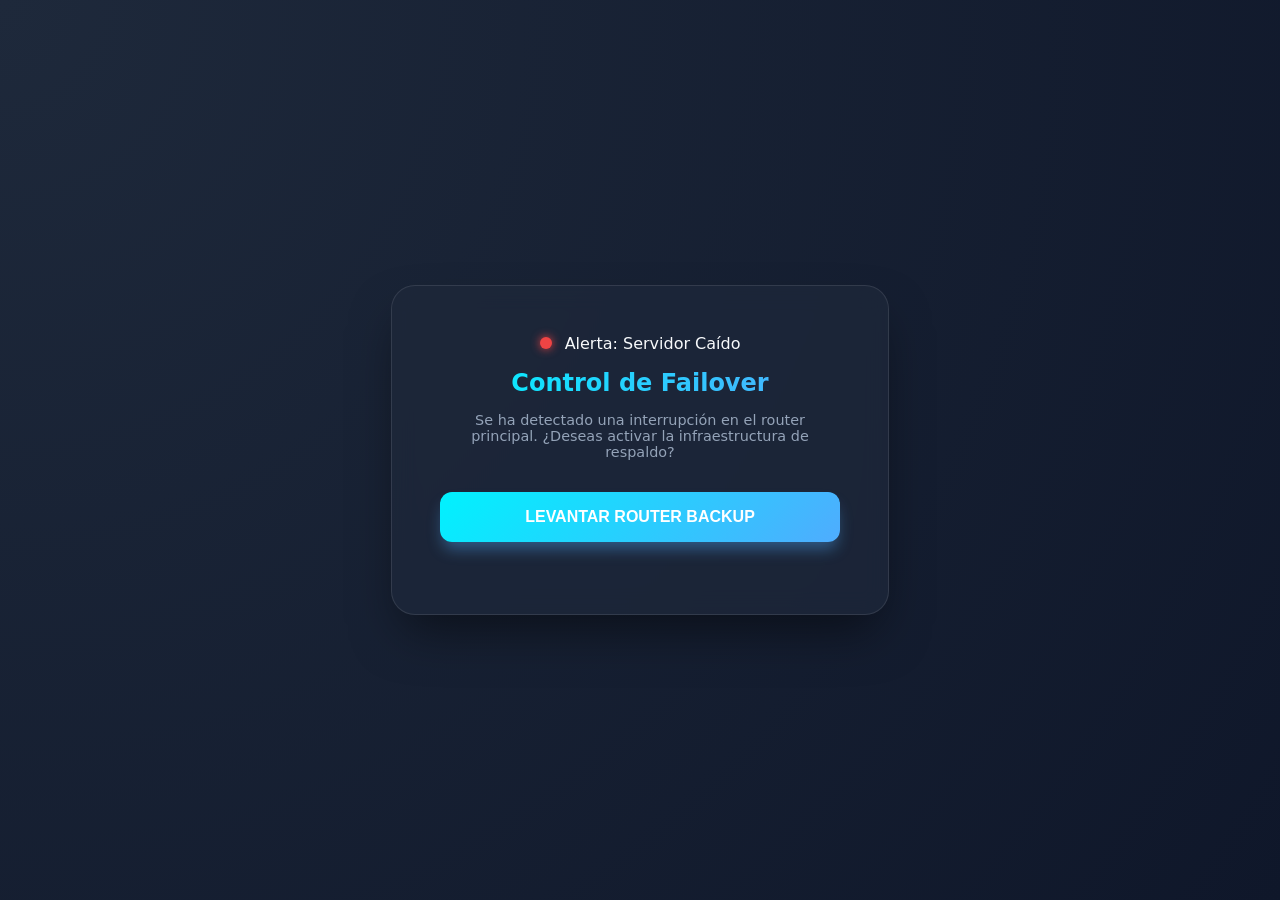
<file: Pruebas Router/monitor-docker/failover-ui/index.html>
<!DOCTYPE html>
<html lang="es">
<head>
    <meta charset="UTF-8">
    <meta name="viewport" content="width=device-width, initial-scale=1.0">
    <title>Failover Control Center</title>
    <style>
        :root {
            --primary: #00f2fe;
            --secondary: #4facfe;
            --bg: #0f172a;
            --card-bg: rgba(30, 41, 59, 0.7);
            --text: #f8fafc;
        }

        body {
            font-family: 'Inter', system-ui, -apple-system, sans-serif;
            background: radial-gradient(circle at top left, #1e293b, #0f172a);
            color: var(--text);
            display: flex;
            justify-content: center;
            align-items: center;
            height: 100vh;
            margin: 0;
            overflow: hidden;
        }

        .container {
            background: var(--card-bg);
            backdrop-filter: blur(12px);
            border: 1px solid rgba(255, 255, 255, 0.1);
            padding: 3rem;
            border-radius: 24px;
            box-shadow: 0 25px 50px -12px rgba(0, 0, 0, 0.5);
            text-align: center;
            max-width: 400px;
            width: 90%;
            transition: transform 0.3s ease;
        }

        .container:hover {
            transform: translateY(-5px);
        }

        h1 {
            font-size: 1.5rem;
            margin-bottom: 0.5rem;
            background: linear-gradient(to right, var(--primary), var(--secondary));
            -webkit-background-clip: text;
            -webkit-text-fill-color: transparent;
        }

        p {
            color: #94a3b8;
            margin-bottom: 2rem;
            font-size: 0.9rem;
        }

        .status-dot {
            width: 12px;
            height: 12px;
            background: #ef4444;
            border-radius: 50%;
            display: inline-block;
            margin-right: 8px;
            box-shadow: 0 0 10px #ef4444;
            animation: pulse 2s infinite;
        }

        @keyframes pulse {
            0% { opacity: 1; }
            50% { opacity: 0.4; }
            100% { opacity: 1; }
        }

        button {
            background: linear-gradient(135deg, var(--primary), var(--secondary));
            color: white;
            border: none;
            padding: 1rem 2rem;
            border-radius: 12px;
            font-weight: 600;
            font-size: 1rem;
            cursor: pointer;
            width: 100%;
            box-shadow: 0 10px 15px -3px rgba(79, 172, 254, 0.4);
            transition: all 0.2s ease;
        }

        button:hover {
            filter: brightness(1.1);
            box-shadow: 0 20px 25px -5px rgba(79, 172, 254, 0.5);
            transform: scale(1.02);
        }

        button:active {
            transform: scale(0.98);
        }

        button:disabled {
            background: #475569;
            cursor: not-allowed;
            box-shadow: none;
        }

        #message {
            margin-top: 1.5rem;
            font-size: 0.85rem;
            font-weight: 500;
        }

        .success { color: #22c55e; }
        .error { color: #f43f5e; }
    </style>
</head>
<body>
    <div class="container">
        <div style="margin-bottom: 1rem;">
            <span class="status-dot"></span>
            <span style="font-weight: 500;">Alerta: Servidor Caído</span>
        </div>
        <h1>Control de Failover</h1>
        <p>Se ha detectado una interrupción en el router principal. ¿Deseas activar la infraestructura de respaldo?</p>
        
        <button id="btnAction" onclick="triggerFailover()">LEVANTAR ROUTER BACKUP</button>
        
        <div id="message"></div>
    </div>

    <script>
        async function triggerFailover() {
            const btn = document.getElementById('btnAction');
            const msg = document.getElementById('message');
            
            btn.disabled = true;
            btn.innerText = "PROCESANDO...";
            msg.innerText = "";

            try {
                // Llamamos directamente al Bridge del Host (9001)
                // Usamos el puerto 9001 que abrirá nuestro script de PowerShell
                const response = await fetch('http://localhost:9001/start-backup', {
                    method: 'POST',
                    mode: 'cors'
                });

                if (response.ok) {
                    msg.innerHTML = '<span class="success">✓ Backup iniciado correctamente</span>';
                    btn.innerText = "INFRAESTRUCTURA ACTIVA";
                } else {
                    throw new Error();
                }
            } catch (error) {
                msg.innerHTML = '<span class="error">✕ Error: No se pudo contactar con el Host</span>';
                btn.disabled = false;
                btn.innerText = "REINTENTAR LEVANTAR";
            }
        }
    </script>
</body>
</html>
</file>
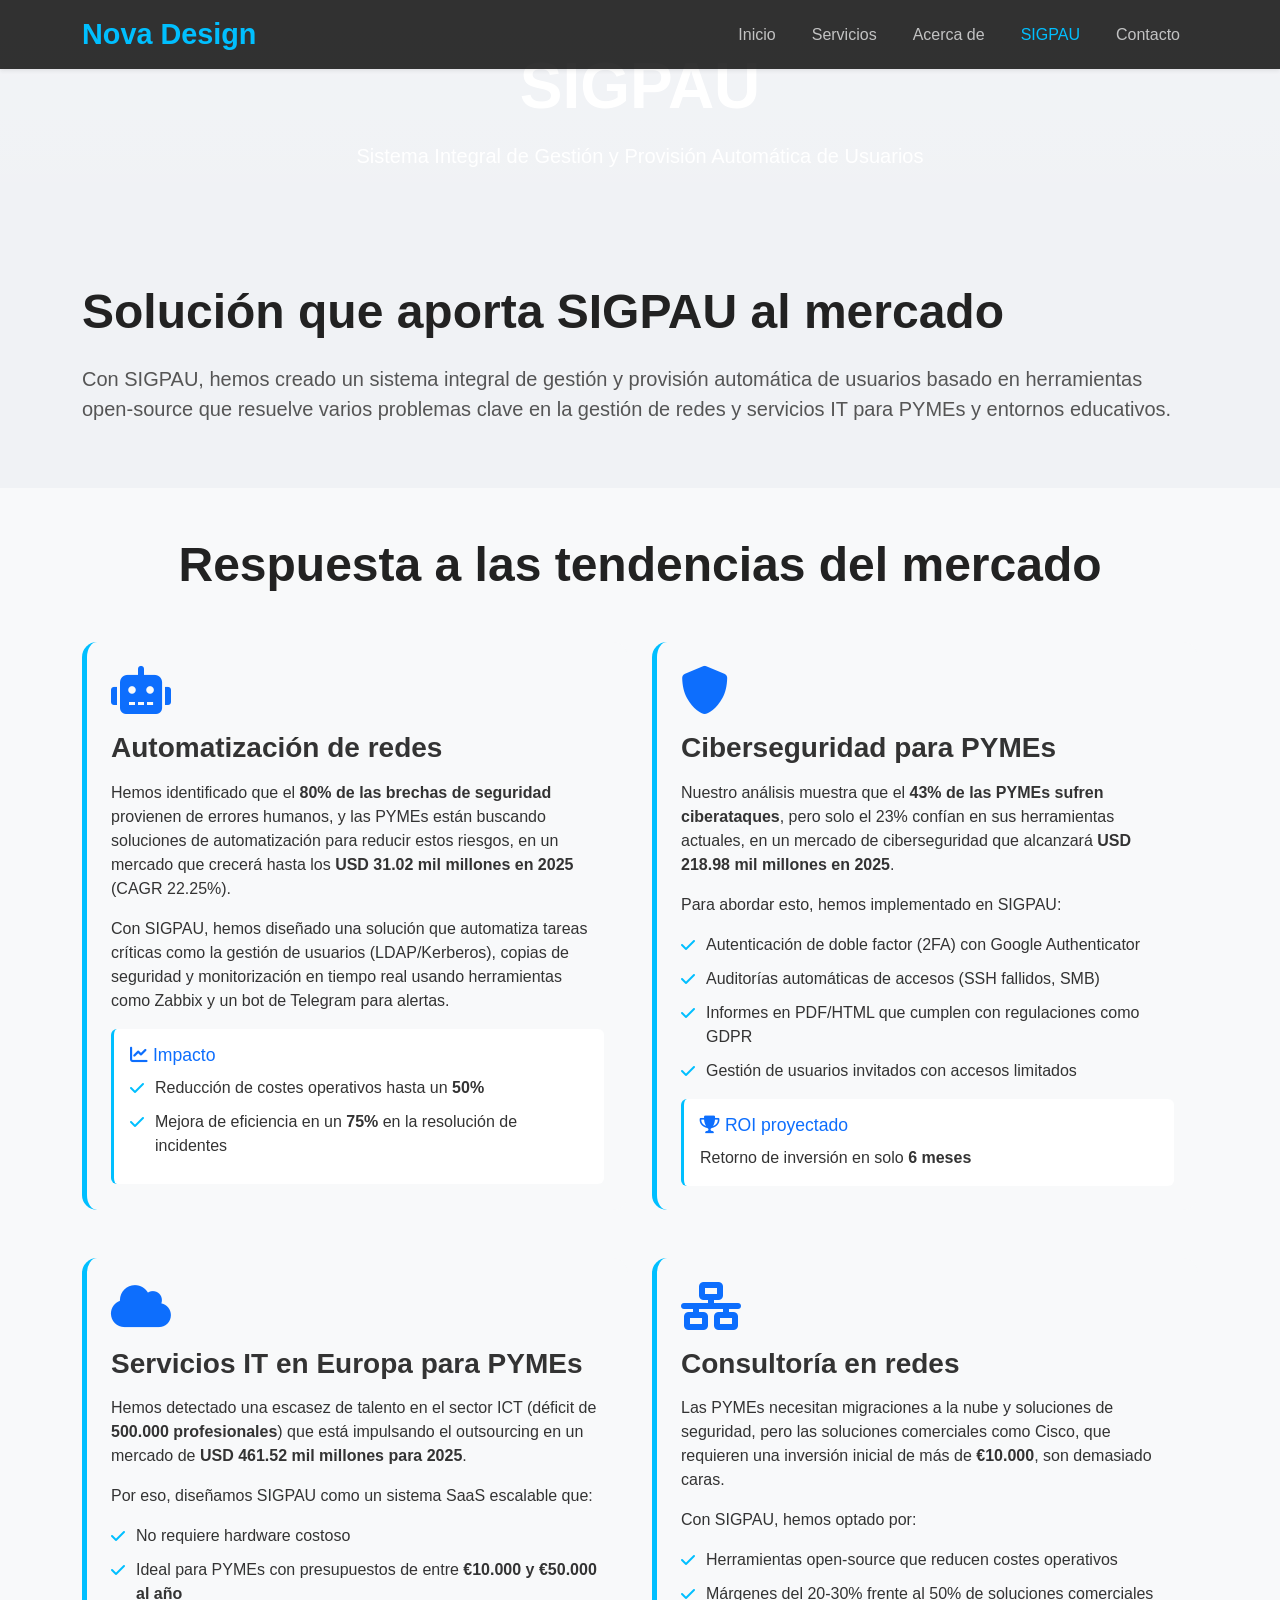
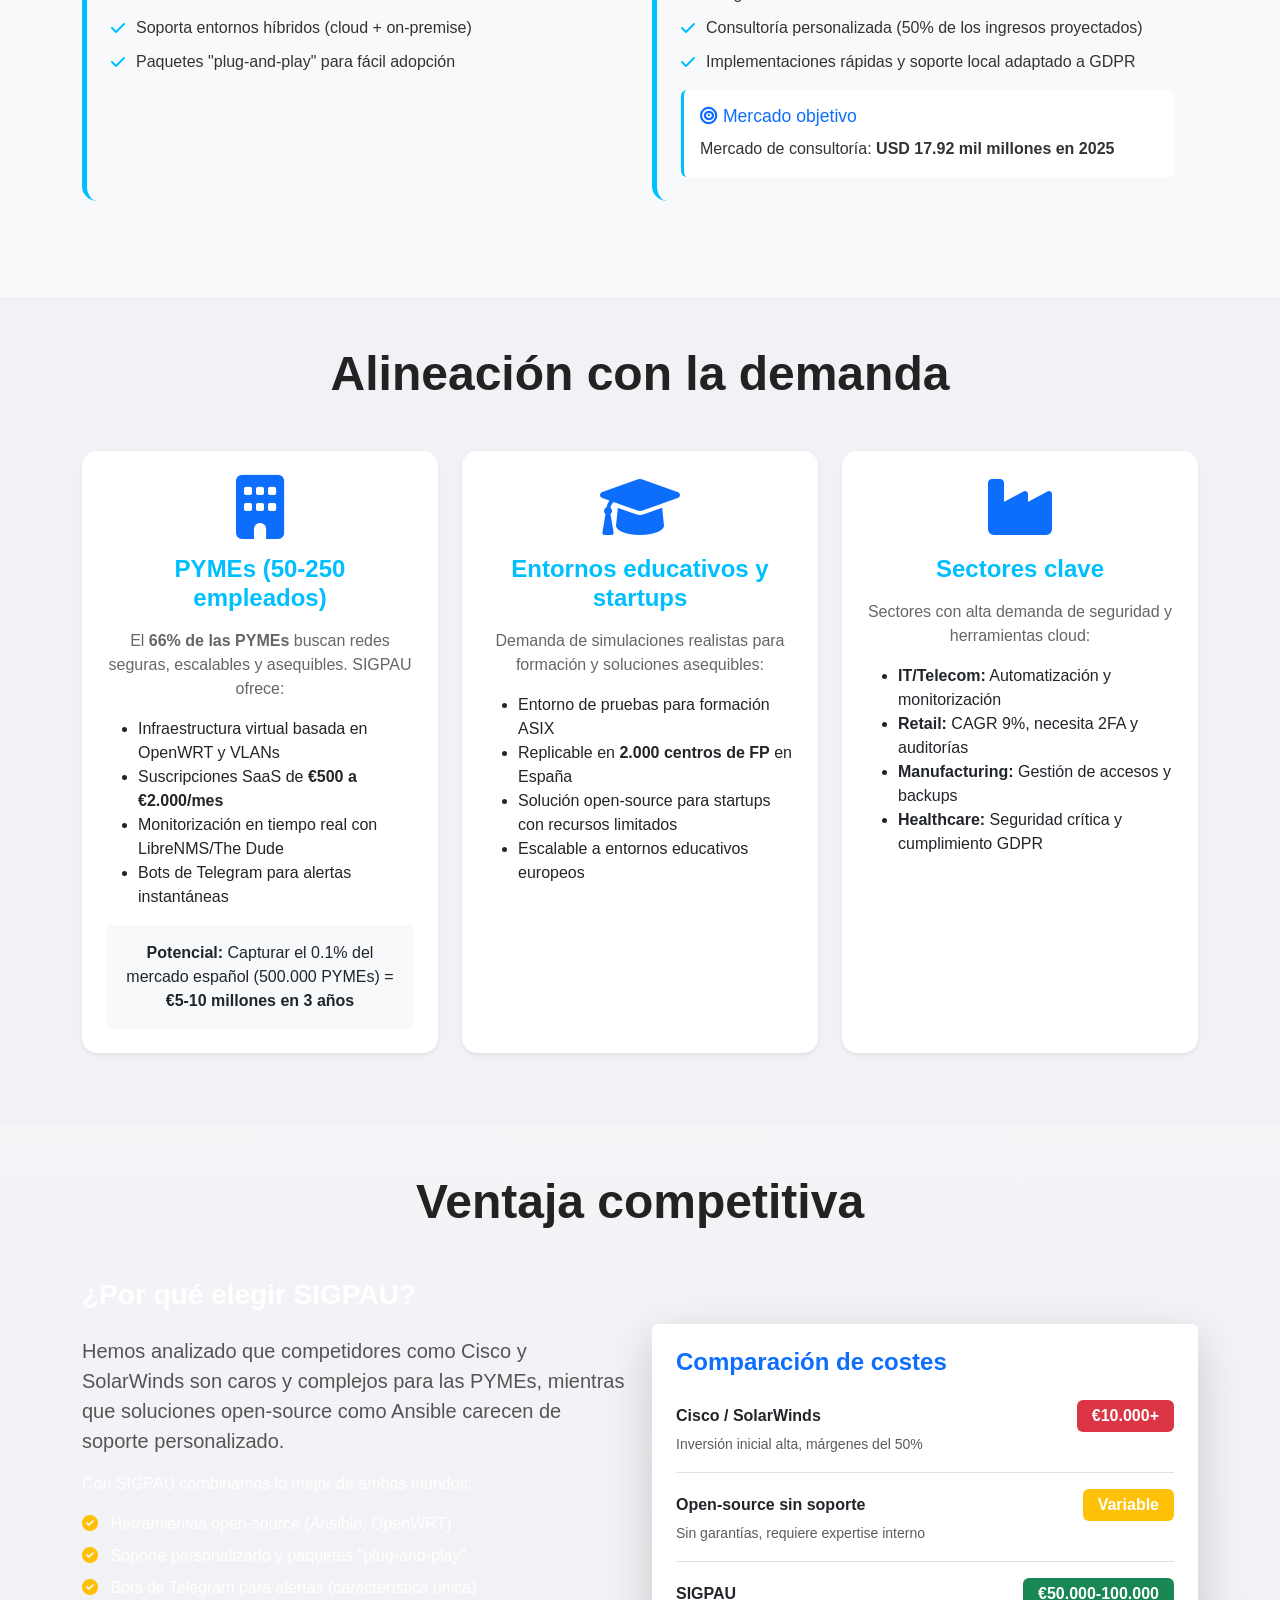
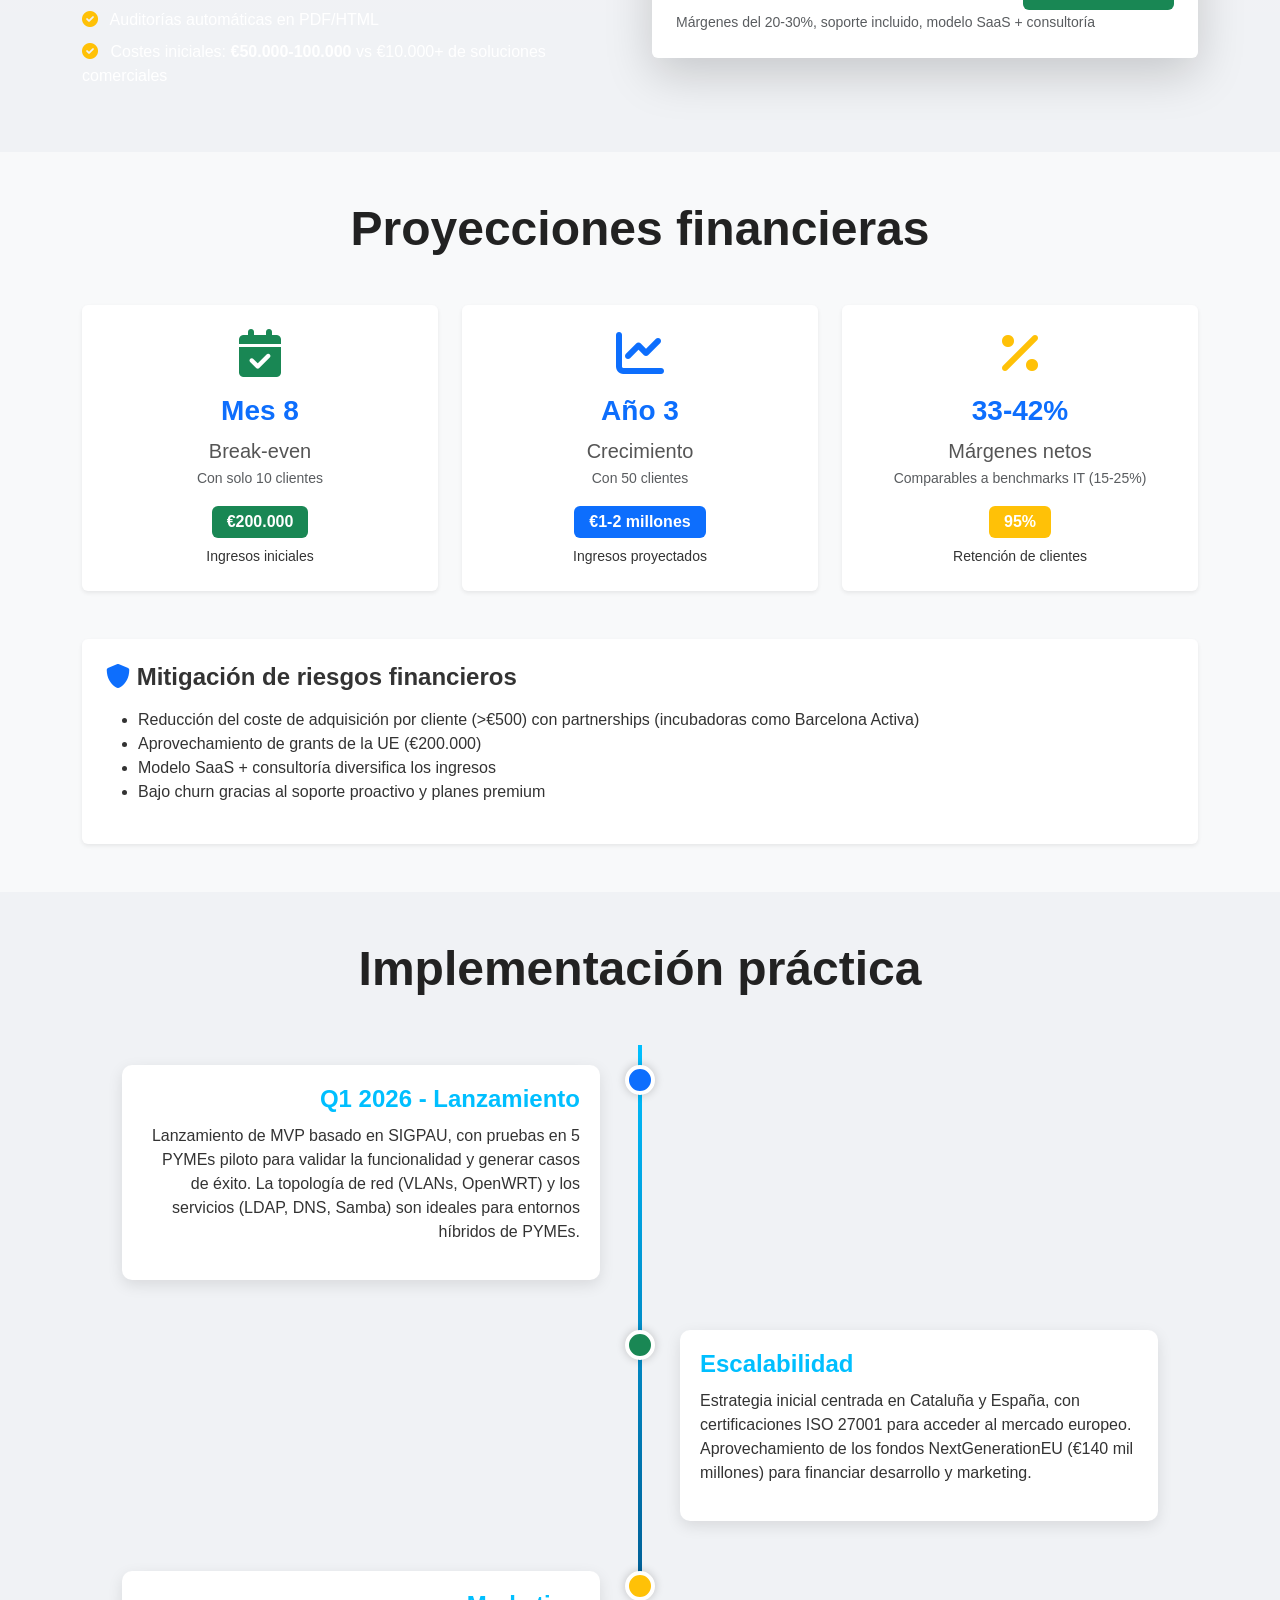
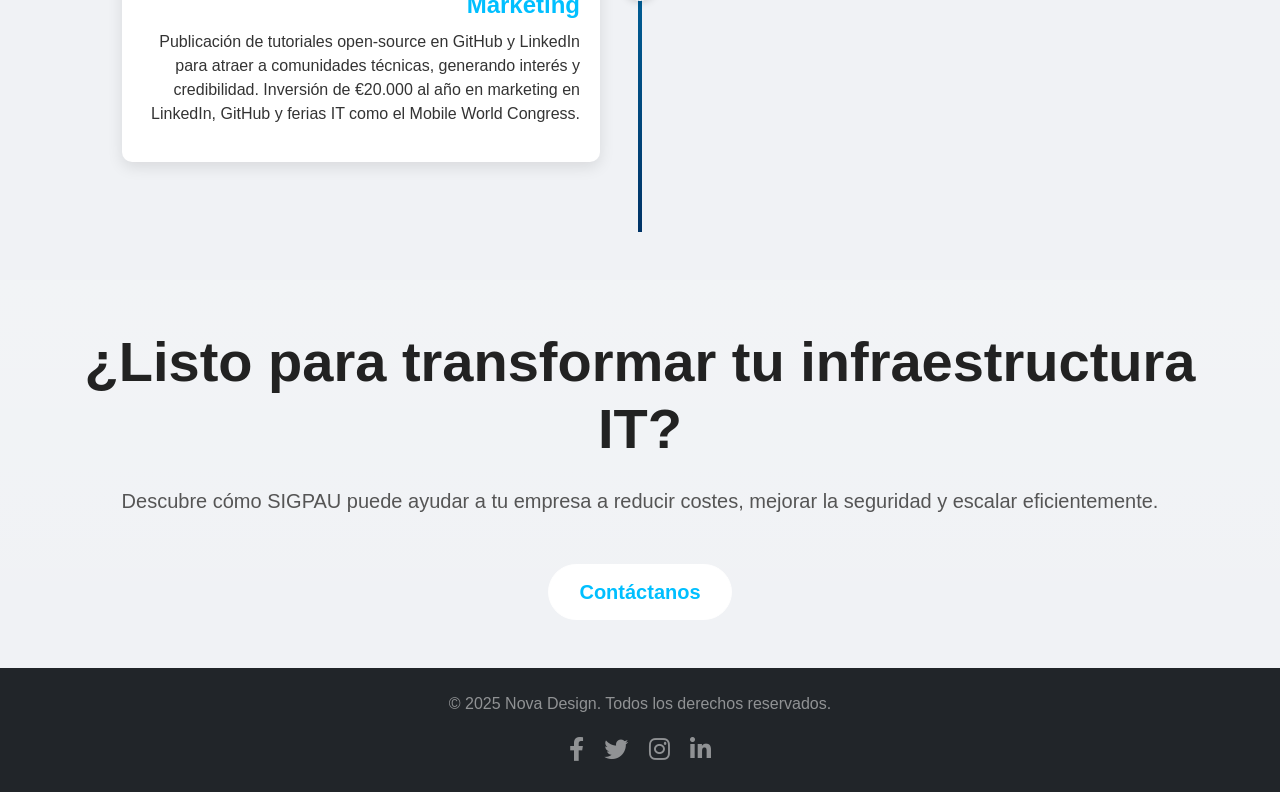
<file: Web/sigpau.html>
<!DOCTYPE html>
<html lang="es">
<head>
    <meta charset="UTF-8">
    <meta name="viewport" content="width=device-width, initial-scale=1.0">
    <title>Nova Design - SIGPAU</title>
    <link href="https://cdn.jsdelivr.net/npm/bootstrap@5.3.0/dist/css/bootstrap.min.css" rel="stylesheet">
    <link href="https://cdnjs.cloudflare.com/ajax/libs/font-awesome/6.0.0-beta3/css/all.min.css" rel="stylesheet">
    <link href="styles.css" rel="stylesheet">
</head>
<body>
    <nav class="navbar navbar-expand-lg navbar-dark bg-dark fixed-top shadow-sm">
        <div class="container">
            <a class="navbar-brand animate__animated animate__fadeInLeft" href="index.html">Nova Design</a>
            <button class="navbar-toggler" type="button" data-bs-toggle="collapse" data-bs-target="#navbarNav" aria-controls="navbarNav" aria-expanded="false" aria-label="Toggle navigation">
                <span class="navbar-toggler-icon"></span>
            </button>
            <div class="collapse navbar-collapse" id="navbarNav">
                <ul class="navbar-nav ms-auto">
                    <li class="nav-item"><a class="nav-link" href="index.html">Inicio</a></li>
                    <li class="nav-item"><a class="nav-link" href="index.html#services">Servicios</a></li>
                    <li class="nav-item"><a class="nav-link" href="about.html">Acerca de</a></li>
                    <li class="nav-item"><a class="nav-link active" href="sigpau.html">SIGPAU</a></li>
                    <li class="nav-item"><a class="nav-link" href="index.html#contact">Contacto</a></li>
                </ul>
            </div>
        </div>
    </nav>

    <header class="py-5 bg-gradient text-white text-center">
        <div class="container">
            <h1 class="display-3 fw-bold animate__animated animate__fadeInDown">SIGPAU</h1>
            <p class="lead mt-3 animate__animated animate__fadeInUp animate__delay-1s">Sistema Integral de Gestión y Provisión Automática de Usuarios</p>
        </div>
    </header>

    <section class="py-5">
        <div class="container">
            <div class="row">
                <div class="col-lg-12">
                    <h2 class="display-5 fw-bold mb-4 animate__animated animate__fadeInUp">Solución que aporta SIGPAU al mercado</h2>
                    <p class="lead animate__animated animate__fadeInUp animate__delay-1s">Con SIGPAU, hemos creado un sistema integral de gestión y provisión automática de usuarios basado en herramientas open-source que resuelve varios problemas clave en la gestión de redes y servicios IT para PYMEs y entornos educativos.</p>
                </div>
            </div>
        </div>
    </section>

    <section class="py-5 bg-light">
        <div class="container">
            <h2 class="text-center display-5 fw-bold mb-5 animate__animated animate__fadeInUp">Respuesta a las tendencias del mercado</h2>
            
            <div class="row mb-5">
                <div class="col-md-6 animate__animated animate__fadeInLeft">
                    <div class="feature-box p-4 h-100">
                        <div class="feature-icon mb-3">
                            <i class="fas fa-robot fa-3x text-primary"></i>
                        </div>
                        <h3 class="fw-bold mb-3">Automatización de redes</h3>
                        <p>Hemos identificado que el <strong>80% de las brechas de seguridad</strong> provienen de errores humanos, y las PYMEs están buscando soluciones de automatización para reducir estos riesgos, en un mercado que crecerá hasta los <strong>USD 31.02 mil millones en 2025</strong> (CAGR 22.25%).</p>
                        <p>Con SIGPAU, hemos diseñado una solución que automatiza tareas críticas como la gestión de usuarios (LDAP/Kerberos), copias de seguridad y monitorización en tiempo real usando herramientas como Zabbix y un bot de Telegram para alertas.</p>
                        <div class="impact-box mt-3 p-3 bg-white rounded">
                            <h5 class="text-primary"><i class="fas fa-chart-line"></i> Impacto</h5>
                            <ul>
                                <li>Reducción de costes operativos hasta un <strong>50%</strong></li>
                                <li>Mejora de eficiencia en un <strong>75%</strong> en la resolución de incidentes</li>
                            </ul>
                        </div>
                    </div>
                </div>
                
                <div class="col-md-6 animate__animated animate__fadeInRight">
                    <div class="feature-box p-4 h-100">
                        <div class="feature-icon mb-3">
                            <i class="fas fa-shield-alt fa-3x text-primary"></i>
                        </div>
                        <h3 class="fw-bold mb-3">Ciberseguridad para PYMEs</h3>
                        <p>Nuestro análisis muestra que el <strong>43% de las PYMEs sufren ciberataques</strong>, pero solo el 23% confían en sus herramientas actuales, en un mercado de ciberseguridad que alcanzará <strong>USD 218.98 mil millones en 2025</strong>.</p>
                        <p>Para abordar esto, hemos implementado en SIGPAU:</p>
                        <ul>
                            <li>Autenticación de doble factor (2FA) con Google Authenticator</li>
                            <li>Auditorías automáticas de accesos (SSH fallidos, SMB)</li>
                            <li>Informes en PDF/HTML que cumplen con regulaciones como GDPR</li>
                            <li>Gestión de usuarios invitados con accesos limitados</li>
                        </ul>
                        <div class="impact-box mt-3 p-3 bg-white rounded">
                            <h5 class="text-primary"><i class="fas fa-trophy"></i> ROI proyectado</h5>
                            <p class="mb-0">Retorno de inversión en solo <strong>6 meses</strong></p>
                        </div>
                    </div>
                </div>
            </div>

            <div class="row mb-5">
                <div class="col-md-6 animate__animated animate__fadeInLeft animate__delay-1s">
                    <div class="feature-box p-4 h-100">
                        <div class="feature-icon mb-3">
                            <i class="fas fa-cloud fa-3x text-primary"></i>
                        </div>
                        <h3 class="fw-bold mb-3">Servicios IT en Europa para PYMEs</h3>
                        <p>Hemos detectado una escasez de talento en el sector ICT (déficit de <strong>500.000 profesionales</strong>) que está impulsando el outsourcing en un mercado de <strong>USD 461.52 mil millones para 2025</strong>.</p>
                        <p>Por eso, diseñamos SIGPAU como un sistema SaaS escalable que:</p>
                        <ul>
                            <li>No requiere hardware costoso</li>
                            <li>Ideal para PYMEs con presupuestos de entre <strong>€10.000 y €50.000 al año</strong></li>
                            <li>Soporta entornos híbridos (cloud + on-premise)</li>
                            <li>Paquetes "plug-and-play" para fácil adopción</li>
                        </ul>
                    </div>
                </div>
                
                <div class="col-md-6 animate__animated animate__fadeInRight animate__delay-1s">
                    <div class="feature-box p-4 h-100">
                        <div class="feature-icon mb-3">
                            <i class="fas fa-network-wired fa-3x text-primary"></i>
                        </div>
                        <h3 class="fw-bold mb-3">Consultoría en redes</h3>
                        <p>Las PYMEs necesitan migraciones a la nube y soluciones de seguridad, pero las soluciones comerciales como Cisco, que requieren una inversión inicial de más de <strong>€10.000</strong>, son demasiado caras.</p>
                        <p>Con SIGPAU, hemos optado por:</p>
                        <ul>
                            <li>Herramientas open-source que reducen costes operativos</li>
                            <li>Márgenes del 20-30% frente al 50% de soluciones comerciales</li>
                            <li>Consultoría personalizada (50% de los ingresos proyectados)</li>
                            <li>Implementaciones rápidas y soporte local adaptado a GDPR</li>
                        </ul>
                        <div class="impact-box mt-3 p-3 bg-white rounded">
                            <h5 class="text-primary"><i class="fas fa-bullseye"></i> Mercado objetivo</h5>
                            <p class="mb-0">Mercado de consultoría: <strong>USD 17.92 mil millones en 2025</strong></p>
                        </div>
                    </div>
                </div>
            </div>
        </div>
    </section>

    <section class="py-5">
        <div class="container">
            <h2 class="text-center display-5 fw-bold mb-5 animate__animated animate__fadeInUp">Alineación con la demanda</h2>
            
            <div class="row">
                <div class="col-lg-4 mb-4 animate__animated animate__fadeInUp">
                    <div class="card h-100 shadow-sm border-0 hover-lift">
                        <div class="card-body text-center p-4">
                            <i class="fas fa-building fa-4x text-primary mb-3"></i>
                            <h4 class="card-title fw-bold mb-3">PYMEs (50-250 empleados)</h4>
                            <p class="card-text">El <strong>66% de las PYMEs</strong> buscan redes seguras, escalables y asequibles. SIGPAU ofrece:</p>
                            <ul class="text-start">
                                <li>Infraestructura virtual basada en OpenWRT y VLANs</li>
                                <li>Suscripciones SaaS de <strong>€500 a €2.000/mes</strong></li>
                                <li>Monitorización en tiempo real con LibreNMS/The Dude</li>
                                <li>Bots de Telegram para alertas instantáneas</li>
                            </ul>
                            <div class="bg-light p-3 rounded mt-3">
                                <p class="mb-0"><strong>Potencial:</strong> Capturar el 0.1% del mercado español (500.000 PYMEs) = <strong>€5-10 millones en 3 años</strong></p>
                            </div>
                        </div>
                    </div>
                </div>

                <div class="col-lg-4 mb-4 animate__animated animate__fadeInUp animate__delay-1s">
                    <div class="card h-100 shadow-sm border-0 hover-lift">
                        <div class="card-body text-center p-4">
                            <i class="fas fa-graduation-cap fa-4x text-primary mb-3"></i>
                            <h4 class="card-title fw-bold mb-3">Entornos educativos y startups</h4>
                            <p class="card-text">Demanda de simulaciones realistas para formación y soluciones asequibles:</p>
                            <ul class="text-start">
                                <li>Entorno de pruebas para formación ASIX</li>
                                <li>Replicable en <strong>2.000 centros de FP</strong> en España</li>
                                <li>Solución open-source para startups con recursos limitados</li>
                                <li>Escalable a entornos educativos europeos</li>
                            </ul>
                        </div>
                    </div>
                </div>

                <div class="col-lg-4 mb-4 animate__animated animate__fadeInUp animate__delay-2s">
                    <div class="card h-100 shadow-sm border-0 hover-lift">
                        <div class="card-body text-center p-4">
                            <i class="fas fa-industry fa-4x text-primary mb-3"></i>
                            <h4 class="card-title fw-bold mb-3">Sectores clave</h4>
                            <p class="card-text">Sectores con alta demanda de seguridad y herramientas cloud:</p>
                            <ul class="text-start">
                                <li><strong>IT/Telecom:</strong> Automatización y monitorización</li>
                                <li><strong>Retail:</strong> CAGR 9%, necesita 2FA y auditorías</li>
                                <li><strong>Manufacturing:</strong> Gestión de accesos y backups</li>
                                <li><strong>Healthcare:</strong> Seguridad crítica y cumplimiento GDPR</li>
                            </ul>
                        </div>
                    </div>
                </div>
            </div>
        </div>
    </section>

    <section class="py-5 bg-gradient text-white">
        <div class="container">
            <h2 class="text-center display-5 fw-bold mb-5 animate__animated animate__fadeInUp">Ventaja competitiva</h2>
            
            <div class="row align-items-center">
                <div class="col-lg-6 animate__animated animate__fadeInLeft">
                    <h3 class="fw-bold mb-4">¿Por qué elegir SIGPAU?</h3>
                    <p class="lead">Hemos analizado que competidores como Cisco y SolarWinds son caros y complejos para las PYMEs, mientras que soluciones open-source como Ansible carecen de soporte personalizado.</p>
                    <p>Con SIGPAU combinamos lo mejor de ambos mundos:</p>
                    <ul class="list-unstyled">
                        <li class="mb-2"><i class="fas fa-check-circle text-warning me-2"></i> Herramientas open-source (Ansible, OpenWRT)</li>
                        <li class="mb-2"><i class="fas fa-check-circle text-warning me-2"></i> Soporte personalizado y paquetes "plug-and-play"</li>
                        <li class="mb-2"><i class="fas fa-check-circle text-warning me-2"></i> Bots de Telegram para alertas (característica única)</li>
                        <li class="mb-2"><i class="fas fa-check-circle text-warning me-2"></i> Auditorías automáticas en PDF/HTML</li>
                        <li class="mb-2"><i class="fas fa-check-circle text-warning me-2"></i> Costes iniciales: <strong>€50.000-100.000</strong> vs €10.000+ de soluciones comerciales</li>
                    </ul>
                </div>
                
                <div class="col-lg-6 animate__animated animate__fadeInRight">
                    <div class="bg-white text-dark p-4 rounded shadow-lg">
                        <h4 class="fw-bold mb-4 text-primary">Comparación de costes</h4>
                        <div class="comparison-item mb-3 pb-3 border-bottom">
                            <div class="d-flex justify-content-between align-items-center">
                                <span><strong>Cisco / SolarWinds</strong></span>
                                <span class="badge bg-danger">€10.000+</span>
                            </div>
                            <small class="text-muted">Inversión inicial alta, márgenes del 50%</small>
                        </div>
                        <div class="comparison-item mb-3 pb-3 border-bottom">
                            <div class="d-flex justify-content-between align-items-center">
                                <span><strong>Open-source sin soporte</strong></span>
                                <span class="badge bg-warning">Variable</span>
                            </div>
                            <small class="text-muted">Sin garantías, requiere expertise interno</small>
                        </div>
                        <div class="comparison-item">
                            <div class="d-flex justify-content-between align-items-center">
                                <span><strong>SIGPAU</strong></span>
                                <span class="badge bg-success">€50.000-100.000</span>
                            </div>
                            <small class="text-muted">Márgenes del 20-30%, soporte incluido, modelo SaaS + consultoría</small>
                        </div>
                    </div>
                </div>
            </div>
        </div>
    </section>

    <section class="py-5 bg-light">
        <div class="container">
            <h2 class="text-center display-5 fw-bold mb-5 animate__animated animate__fadeInUp">Proyecciones financieras</h2>
            
            <div class="row">
                <div class="col-md-4 mb-4 animate__animated animate__fadeInUp">
                    <div class="stats-card text-center p-4 bg-white rounded shadow-sm h-100">
                        <div class="stats-icon mb-3">
                            <i class="fas fa-calendar-check fa-3x text-success"></i>
                        </div>
                        <h3 class="fw-bold text-primary mb-2">Mes 8</h3>
                        <p class="lead mb-0">Break-even</p>
                        <small class="text-muted">Con solo 10 clientes</small>
                        <div class="mt-3">
                            <span class="badge bg-success">€200.000</span>
                            <p class="small mb-0 mt-2">Ingresos iniciales</p>
                        </div>
                    </div>
                </div>

                <div class="col-md-4 mb-4 animate__animated animate__fadeInUp animate__delay-1s">
                    <div class="stats-card text-center p-4 bg-white rounded shadow-sm h-100">
                        <div class="stats-icon mb-3">
                            <i class="fas fa-chart-line fa-3x text-primary"></i>
                        </div>
                        <h3 class="fw-bold text-primary mb-2">Año 3</h3>
                        <p class="lead mb-0">Crecimiento</p>
                        <small class="text-muted">Con 50 clientes</small>
                        <div class="mt-3">
                            <span class="badge bg-primary">€1-2 millones</span>
                            <p class="small mb-0 mt-2">Ingresos proyectados</p>
                        </div>
                    </div>
                </div>

                <div class="col-md-4 mb-4 animate__animated animate__fadeInUp animate__delay-2s">
                    <div class="stats-card text-center p-4 bg-white rounded shadow-sm h-100">
                        <div class="stats-icon mb-3">
                            <i class="fas fa-percentage fa-3x text-warning"></i>
                        </div>
                        <h3 class="fw-bold text-primary mb-2">33-42%</h3>
                        <p class="lead mb-0">Márgenes netos</p>
                        <small class="text-muted">Comparables a benchmarks IT (15-25%)</small>
                        <div class="mt-3">
                            <span class="badge bg-warning">95%</span>
                            <p class="small mb-0 mt-2">Retención de clientes</p>
                        </div>
                    </div>
                </div>
            </div>

            <div class="row mt-4">
                <div class="col-lg-12 animate__animated animate__fadeInUp">
                    <div class="bg-white p-4 rounded shadow-sm">
                        <h4 class="fw-bold mb-3"><i class="fas fa-shield-alt text-primary"></i> Mitigación de riesgos financieros</h4>
                        <ul>
                            <li>Reducción del coste de adquisición por cliente (&gt;€500) con partnerships (incubadoras como Barcelona Activa)</li>
                            <li>Aprovechamiento de grants de la UE (€200.000)</li>
                            <li>Modelo SaaS + consultoría diversifica los ingresos</li>
                            <li>Bajo churn gracias al soporte proactivo y planes premium</li>
                        </ul>
                    </div>
                </div>
            </div>
        </div>
    </section>

    <section class="py-5">
        <div class="container">
            <h2 class="text-center display-5 fw-bold mb-5 animate__animated animate__fadeInUp">Implementación práctica</h2>
            
            <div class="timeline">
                <div class="timeline-item animate__animated animate__fadeInLeft">
                    <div class="timeline-marker bg-primary"></div>
                    <div class="timeline-content">
                        <h4 class="fw-bold">Q1 2026 - Lanzamiento</h4>
                        <p>Lanzamiento de MVP basado en SIGPAU, con pruebas en 5 PYMEs piloto para validar la funcionalidad y generar casos de éxito. La topología de red (VLANs, OpenWRT) y los servicios (LDAP, DNS, Samba) son ideales para entornos híbridos de PYMEs.</p>
                    </div>
                </div>

                <div class="timeline-item animate__animated animate__fadeInRight">
                    <div class="timeline-marker bg-success"></div>
                    <div class="timeline-content">
                        <h4 class="fw-bold">Escalabilidad</h4>
                        <p>Estrategia inicial centrada en Cataluña y España, con certificaciones ISO 27001 para acceder al mercado europeo. Aprovechamiento de los fondos NextGenerationEU (€140 mil millones) para financiar desarrollo y marketing.</p>
                    </div>
                </div>

                <div class="timeline-item animate__animated animate__fadeInLeft">
                    <div class="timeline-marker bg-warning"></div>
                    <div class="timeline-content">
                        <h4 class="fw-bold">Marketing</h4>
                        <p>Publicación de tutoriales open-source en GitHub y LinkedIn para atraer a comunidades técnicas, generando interés y credibilidad. Inversión de €20.000 al año en marketing en LinkedIn, GitHub y ferias IT como el Mobile World Congress.</p>
                    </div>
                </div>
            </div>
        </div>
    </section>

    <section class="py-5 bg-gradient text-white">
        <div class="container text-center">
            <h2 class="display-4 fw-bold mb-4 animate__animated animate__fadeInUp">¿Listo para transformar tu infraestructura IT?</h2>
            <p class="lead mb-5 animate__animated animate__fadeInUp animate__delay-1s">Descubre cómo SIGPAU puede ayudar a tu empresa a reducir costes, mejorar la seguridad y escalar eficientemente.</p>
            <a href="index.html#contact" class="btn btn-light btn-lg animate__animated animate__pulse animate__infinite">Contáctanos</a>
        </div>
    </section>

    <footer class="bg-dark text-white-50 py-4">
        <div class="container text-center">
            <p>&copy; 2025 Nova Design. Todos los derechos reservados.</p>
            <div class="social-icons mt-3">
                <a href="#" class="text-white-50 mx-2"><i class="fab fa-facebook-f"></i></a>
                <a href="#" class="text-white-50 mx-2"><i class="fab fa-twitter"></i></a>
                <a href="#" class="text-white-50 mx-2"><i class="fab fa-instagram"></i></a>
                <a href="#" class="text-white-50 mx-2"><i class="fab fa-linkedin-in"></i></a>
            </div>
        </div>
    </footer>

    <script src="https://cdn.jsdelivr.net/npm/bootstrap@5.3.0/dist/js/bootstrap.bundle.min.js"></script>
    <script src="script.js"></script>
</body>
</html>
</file>
<file: Web/styles.css>
body {
    font-family: 'Poppins', sans-serif; /* Fuente más moderna */
    background-color: #f0f2f5; /* Fondo más suave */
    scroll-behavior: smooth;
    color: #333;
}

/* Importar Google Fonts */
@import url('https://fonts.googleapis.com/css2?family=Poppins:wght@300;400;600;700&display=swap');

.navbar {
    background-color: rgba(0, 0, 0, 0.8) !important; /* Navbar semi-transparente */
    transition: background-color 0.3s ease;
}

.navbar-brand {
    font-weight: 700; /* Más audaz */
    color: #00bfff !important; /* Color distintivo */
    font-size: 1.8rem;
}

.nav-link {
    color: rgba(255, 255, 255, 0.7) !important;
    font-weight: 500;
    margin: 0 10px;
    transition: color 0.3s ease;
}

.nav-link:hover,
.nav-link.active {
    color: #00bfff !important;
}

.hero {
    height: 100vh;
    background-attachment: fixed;
    background-position: center;
    background-repeat: no-repeat;
    background-size: cover;
    position: relative;
    display: flex;
    align-items: center;
    justify-content: center;
    text-shadow: 2px 2px 8px rgba(0, 0, 0, 0.7);
}

.hero-overlay {
    background: rgba(0, 0, 0, 0.6); /* Oscurecer más el overlay */
    height: 100%;
    width: 100%;
    display: flex;
    align-items: center;
    justify-content: center;
}

.hero h1 {
    font-size: 4.5rem;
    font-weight: 700;
    margin-bottom: 20px;
}

.hero p.lead {
    font-size: 1.75rem;
    font-weight: 300;
}

.btn-primary {
    background-color: #00bfff; /* Color primario consistente */
    border-color: #00bfff;
    padding: 12px 30px;
    border-radius: 50px;
    font-weight: 600;
    transition: all 0.3s ease;
}

.btn-primary:hover {
    background-color: #009acd;
    border-color: #009acd;
    transform: translateY(-3px);
    box-shadow: 0 8px 15px rgba(0, 191, 255, 0.3);
}

.btn-outline-primary {
    color: #00bfff;
    border-color: #00bfff;
    padding: 12px 30px;
    border-radius: 50px;
    font-weight: 600;
    transition: all 0.3s ease;
}

.btn-outline-primary:hover {
    background-color: #00bfff;
    color: white;
    transform: translateY(-3px);
    box-shadow: 0 8px 15px rgba(0, 191, 255, 0.3);
}

.bg-gradient {
    background: linear-gradient(135deg, #001122 0%, #003366 100%);
    color: white;
}

/* Secciones */
section {
    padding: 80px 0;
}

section h2 {
    font-size: 3rem;
    font-weight: 700;
    color: #222;
}

section p.lead {
    font-size: 1.25rem;
    color: #555;
}

/* Cards de Servicios */
.card {
    border-radius: 15px;
    overflow: hidden;
    transition: all 0.3s ease;
}

.card-body {
    padding: 30px;
}

.card-title {
    font-size: 1.5rem;
    margin-bottom: 15px;
    color: #00bfff;
}

.card-text {
    color: #666;
}

/* Portafolio */
.portfolio-item {
    position: relative;
    overflow: hidden;
    border-radius: 15px;
    cursor: pointer;
}

.portfolio-item img {
    width: 100%;
    height: auto;
    display: block;
    transition: transform 0.4s ease;
}

.portfolio-overlay {
    position: absolute;
    top: 0;
    left: 0;
    width: 100%;
    height: 100%;
    background: rgba(0, 0, 0, 0.7);
    display: flex;
    flex-direction: column;
    align-items: center;
    justify-content: center;
    opacity: 0;
    transition: opacity 0.4s ease;
    text-align: center;
    padding: 20px;
}

.portfolio-item:hover .portfolio-overlay {
    opacity: 1;
}

.portfolio-item:hover img {
    transform: scale(1.1);
}

.portfolio-overlay h4 {
    font-size: 1.8rem;
    font-weight: 600;
    margin-bottom: 10px;
}

.portfolio-overlay p {
    font-size: 1rem;
}

/* Footer */
footer {
    background-color: #222 !important;
    padding: 40px 0;
    color: rgba(255, 255, 255, 0.6);
}

.social-icons a {
    font-size: 1.5rem;
    margin: 0 10px;
    color: rgba(255, 255, 255, 0.6);
    transition: color 0.3s ease;
}

.social-icons a:hover {
    color: #00bfff;
}

/* Animaciones */
.animate__animated {
    visibility: hidden;
}

.animate__animated.visible {
    visibility: visible;
}

/* Efectos de Hover */
.hover-lift:hover {
    transform: translateY(-10px);
    box-shadow: 0 15px 30px rgba(0, 0, 0, 0.15);
}

.hover-scale:hover {
    transform: scale(1.03);
}

/* Media Queries para Responsividad */
@media (max-width: 768px) {
    .hero h1 {
        font-size: 3rem;
    }
    .hero p.lead {
        font-size: 1.2rem;
    }
    section h2 {
        font-size: 2.5rem;
    }
}

@media (max-width: 576px) {
    .hero h1 {
        font-size: 2.5rem;
    }
    .hero p.lead {
        font-size: 1rem;
    }
    section h2 {
        font-size: 2rem;
    }
    .navbar-brand {
        font-size: 1.5rem;
    }
}



/* Estilos específicos para SIGPAU */
.feature-box {
    background-color: #f8f9fa;
    border-radius: 15px;
    border-left: 5px solid #00bfff;
    transition: all 0.3s ease;
}

.feature-box:hover {
    transform: translateX(10px);
    box-shadow: 0 10px 25px rgba(0, 0, 0, 0.1);
}

.feature-icon {
    display: inline-block;
}

.impact-box {
    border-left: 3px solid #00bfff;
}

.impact-box h5 {
    font-size: 1.1rem;
    margin-bottom: 10px;
}

.impact-box ul {
    margin-bottom: 0;
    padding-left: 20px;
}

.stats-card {
    transition: all 0.3s ease;
}

.stats-card:hover {
    transform: translateY(-10px);
    box-shadow: 0 15px 30px rgba(0, 0, 0, 0.15);
}

.stats-icon {
    display: inline-block;
}

.comparison-item {
    transition: all 0.3s ease;
}

.comparison-item:hover {
    background-color: #f8f9fa;
    padding-left: 10px;
    border-radius: 5px;
}

/* Timeline */
.timeline {
    position: relative;
    padding: 20px 0;
}

.timeline::before {
    content: '';
    position: absolute;
    left: 50%;
    top: 0;
    bottom: 0;
    width: 4px;
    background: linear-gradient(to bottom, #00bfff, #003366);
    transform: translateX(-50%);
}

.timeline-item {
    position: relative;
    margin-bottom: 50px;
    width: 50%;
    padding: 0 40px;
}

.timeline-item:nth-child(odd) {
    left: 0;
    text-align: right;
}

.timeline-item:nth-child(even) {
    left: 50%;
    text-align: left;
}

.timeline-marker {
    position: absolute;
    top: 0;
    width: 30px;
    height: 30px;
    border-radius: 50%;
    border: 4px solid white;
    box-shadow: 0 0 10px rgba(0, 0, 0, 0.2);
}

.timeline-item:nth-child(odd) .timeline-marker {
    right: -15px;
}

.timeline-item:nth-child(even) .timeline-marker {
    left: -15px;
}

.timeline-content {
    background: white;
    padding: 20px;
    border-radius: 10px;
    box-shadow: 0 5px 15px rgba(0, 0, 0, 0.1);
    transition: all 0.3s ease;
}

.timeline-content:hover {
    box-shadow: 0 10px 25px rgba(0, 0, 0, 0.15);
    transform: scale(1.02);
}

.timeline-content h4 {
    color: #00bfff;
    margin-bottom: 10px;
}

/* Responsive Timeline */
@media (max-width: 768px) {
    .timeline::before {
        left: 20px;
    }

    .timeline-item {
        width: 100%;
        left: 0 !important;
        text-align: left !important;
        padding-left: 60px;
        padding-right: 20px;
    }

    .timeline-marker {
        left: 5px !important;
        right: auto !important;
    }
}

/* Badges personalizados */
.badge {
    font-size: 1rem;
    padding: 8px 15px;
    font-weight: 600;
}

/* Mejoras visuales para listas */
.feature-box ul {
    list-style: none;
    padding-left: 0;
}

.feature-box ul li {
    padding-left: 25px;
    position: relative;
    margin-bottom: 10px;
}

.feature-box ul li::before {
    content: '\f00c';
    font-family: 'Font Awesome 6 Free';
    font-weight: 900;
    position: absolute;
    left: 0;
    color: #00bfff;
}

/* Botón Light mejorado */
.btn-light {
    background-color: white;
    border-color: white;
    color: #00bfff;
    padding: 12px 30px;
    border-radius: 50px;
    font-weight: 600;
    transition: all 0.3s ease;
}

.btn-light:hover {
    background-color: #f8f9fa;
    border-color: #f8f9fa;
    color: #009acd;
    transform: translateY(-3px);
    box-shadow: 0 8px 15px rgba(255, 255, 255, 0.3);
}
</file>
